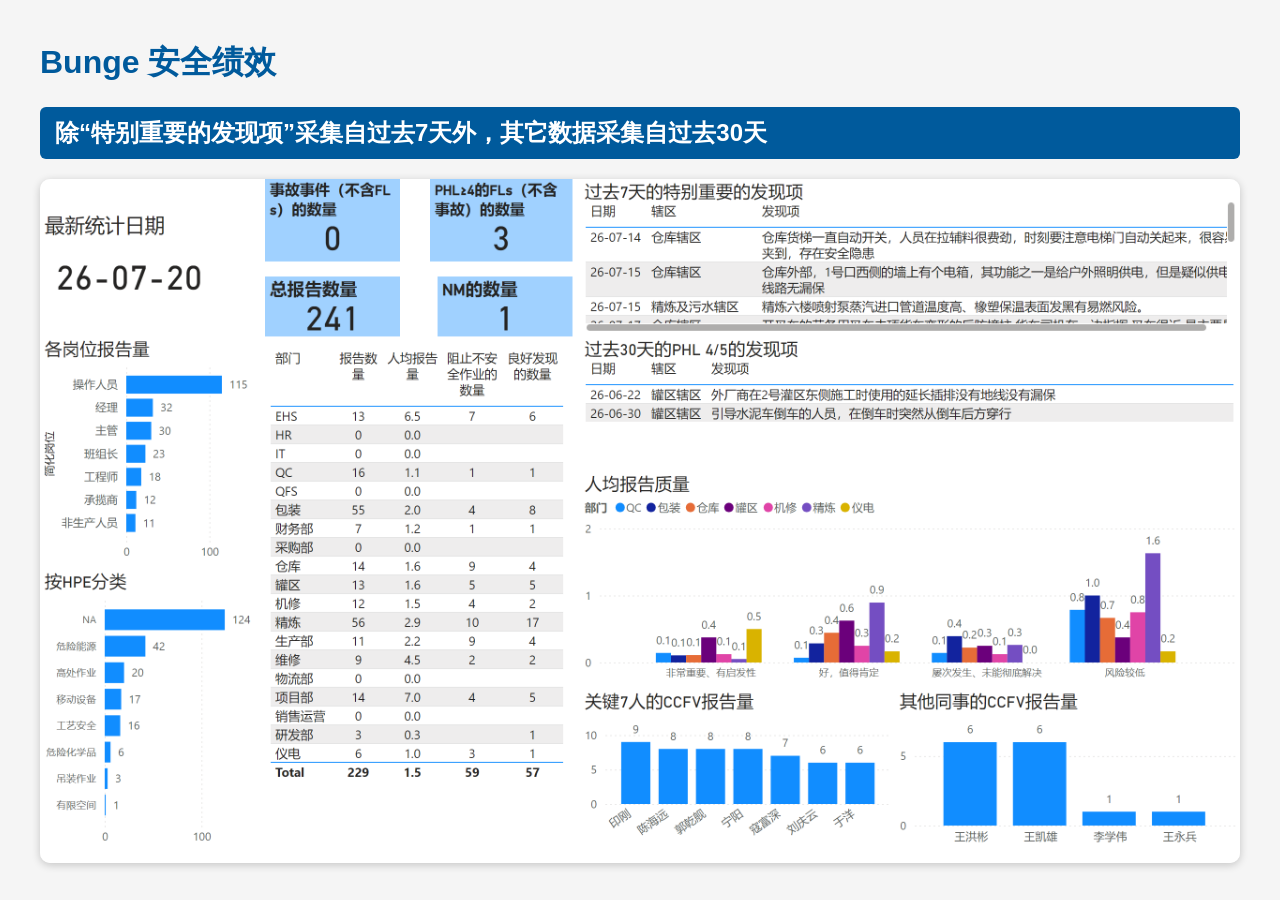
<file: index.html>
<!DOCTYPE html>
<html lang="zh-CN">

<head>
    <meta charset="UTF-8">
    <meta name="viewport" content="width=device-width, initial-scale=1.0">
    <title>Bunge 安全绩效</title>

    <link rel="stylesheet" href="css/style.css">
    
</head>

<body>

    <h1>Bunge 安全绩效</h1>

    <p></p>

    <h2>除“特别重要的发现项”采集自过去7天外，其它数据采集自过去30天</h2>
    
    <p></p>
      <img
          src="images/safetykpi.png"
          alt="安全绩效"
          style="
              max-width:100%;
              height:auto;
              border-radius:10px;
              box-shadow:0 2px 8px rgba(0,0,0,0.2);
                "
      >

</body>
</html>
</file>
<file: css/style.css>
body {
    font-family: Arial, sans-serif;
    max-width: 1200px;
    margin: auto;
    padding: 20px;
    background: #f5f5f5;
}

h1 {
    color: #005a9c;
}


h2{
    background:#005a9c;
    color:white;
    padding:10px 15px;
    border-radius:6px;
}

.cards {
    display: grid;
    grid-template-columns: repeat(auto-fit, minmax(220px, 1fr));
    gap: 20px;
}

.card {
    display: block;
    background: white;
    padding: 25px;
    text-align: center;
    text-decoration: none;
    color: #005a9c;
    font-weight: bold;
    border-radius: 10px;
    box-shadow: 0 2px 8px rgba(0,0,0,.15);
}

.card:hover {
    background: #005a9c;
    color: white;
}

.pdf-button{
    display: inline-block;
    margin: 8px;
    padding: 12px 20px;
    background: #d9efff;
    color: #005a9c;
    text-decoration: none;
    border-radius: 8px;
    font-weight: bold;
    border: 1px solid #7db9e8;
}

.pdf-button:hover{
    background:#1f7cc7;
}

.home-button{
    display:inline-block;
    margin-top:20px;
    padding:12px 20px;
    background:#28a745;
    color:white;
    border-radius:6px;
    text-decoration:none;
    font-weight:bold;
}
</file>
